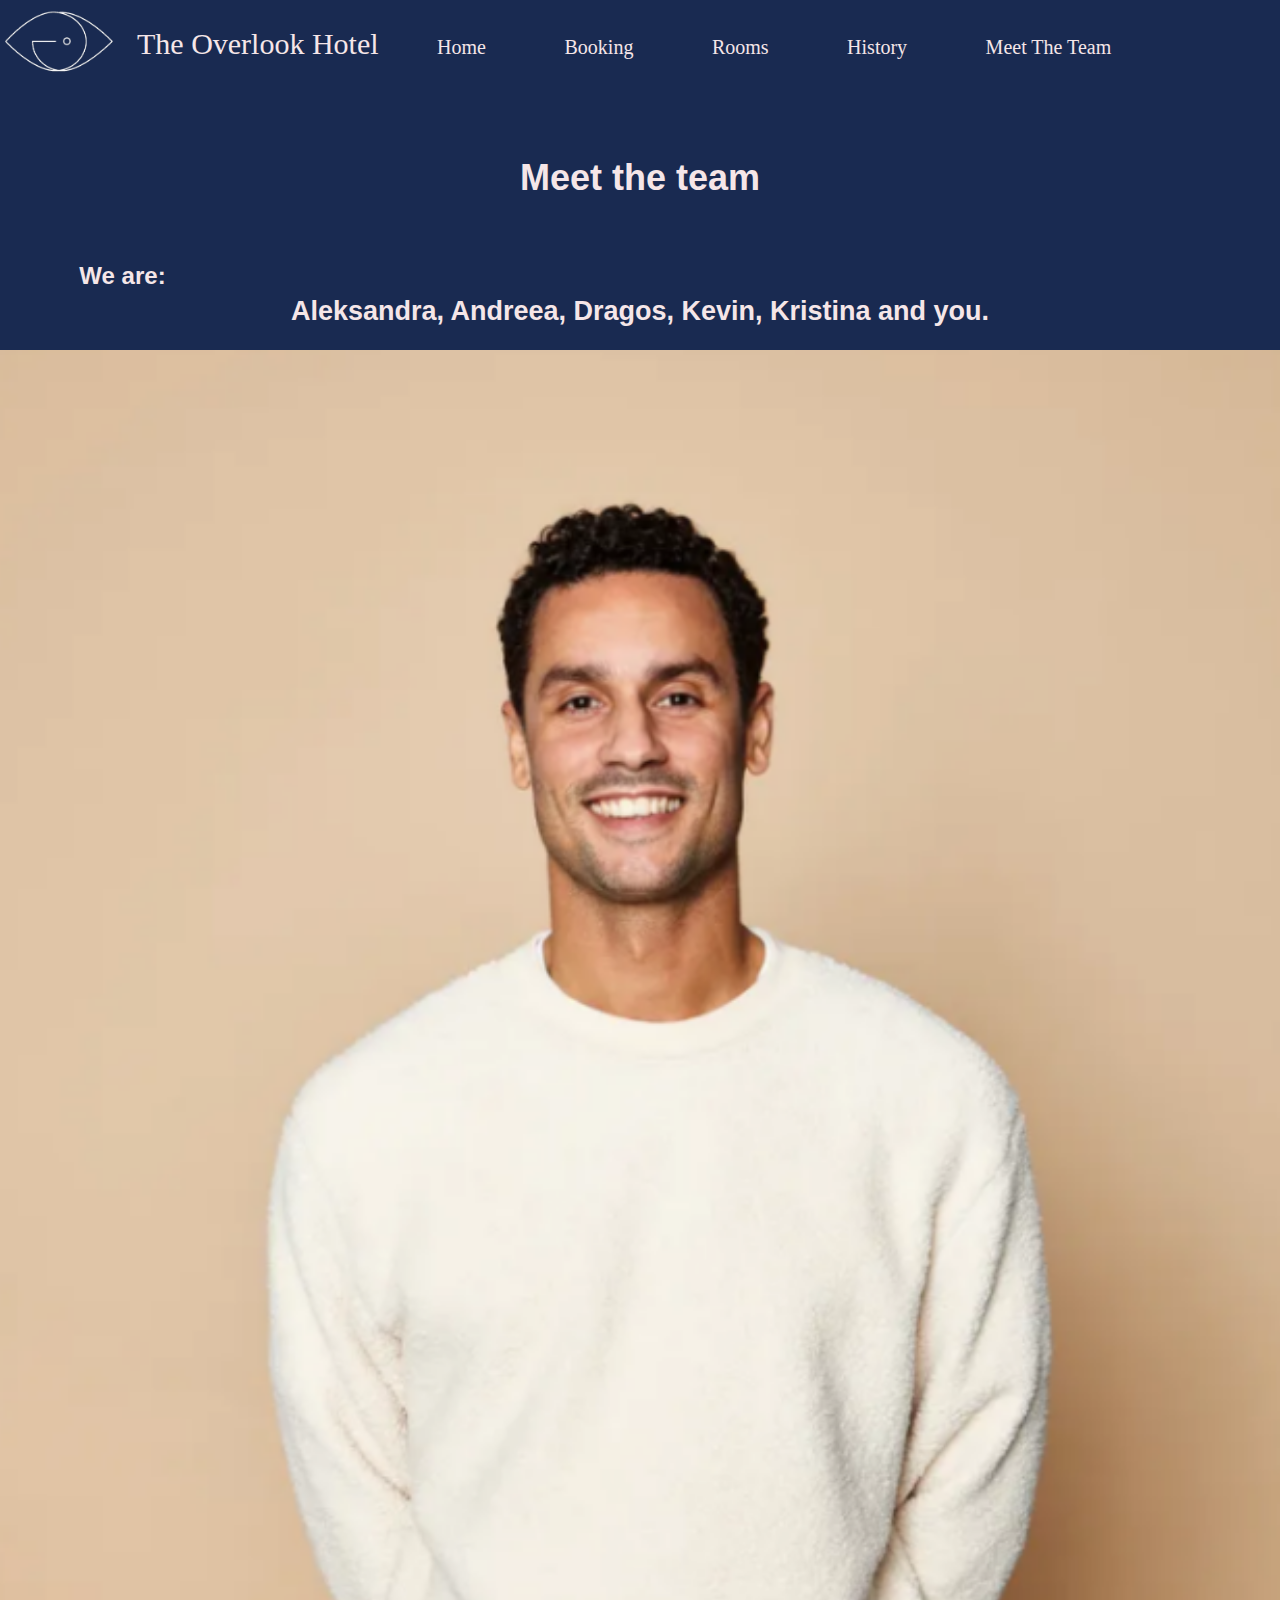
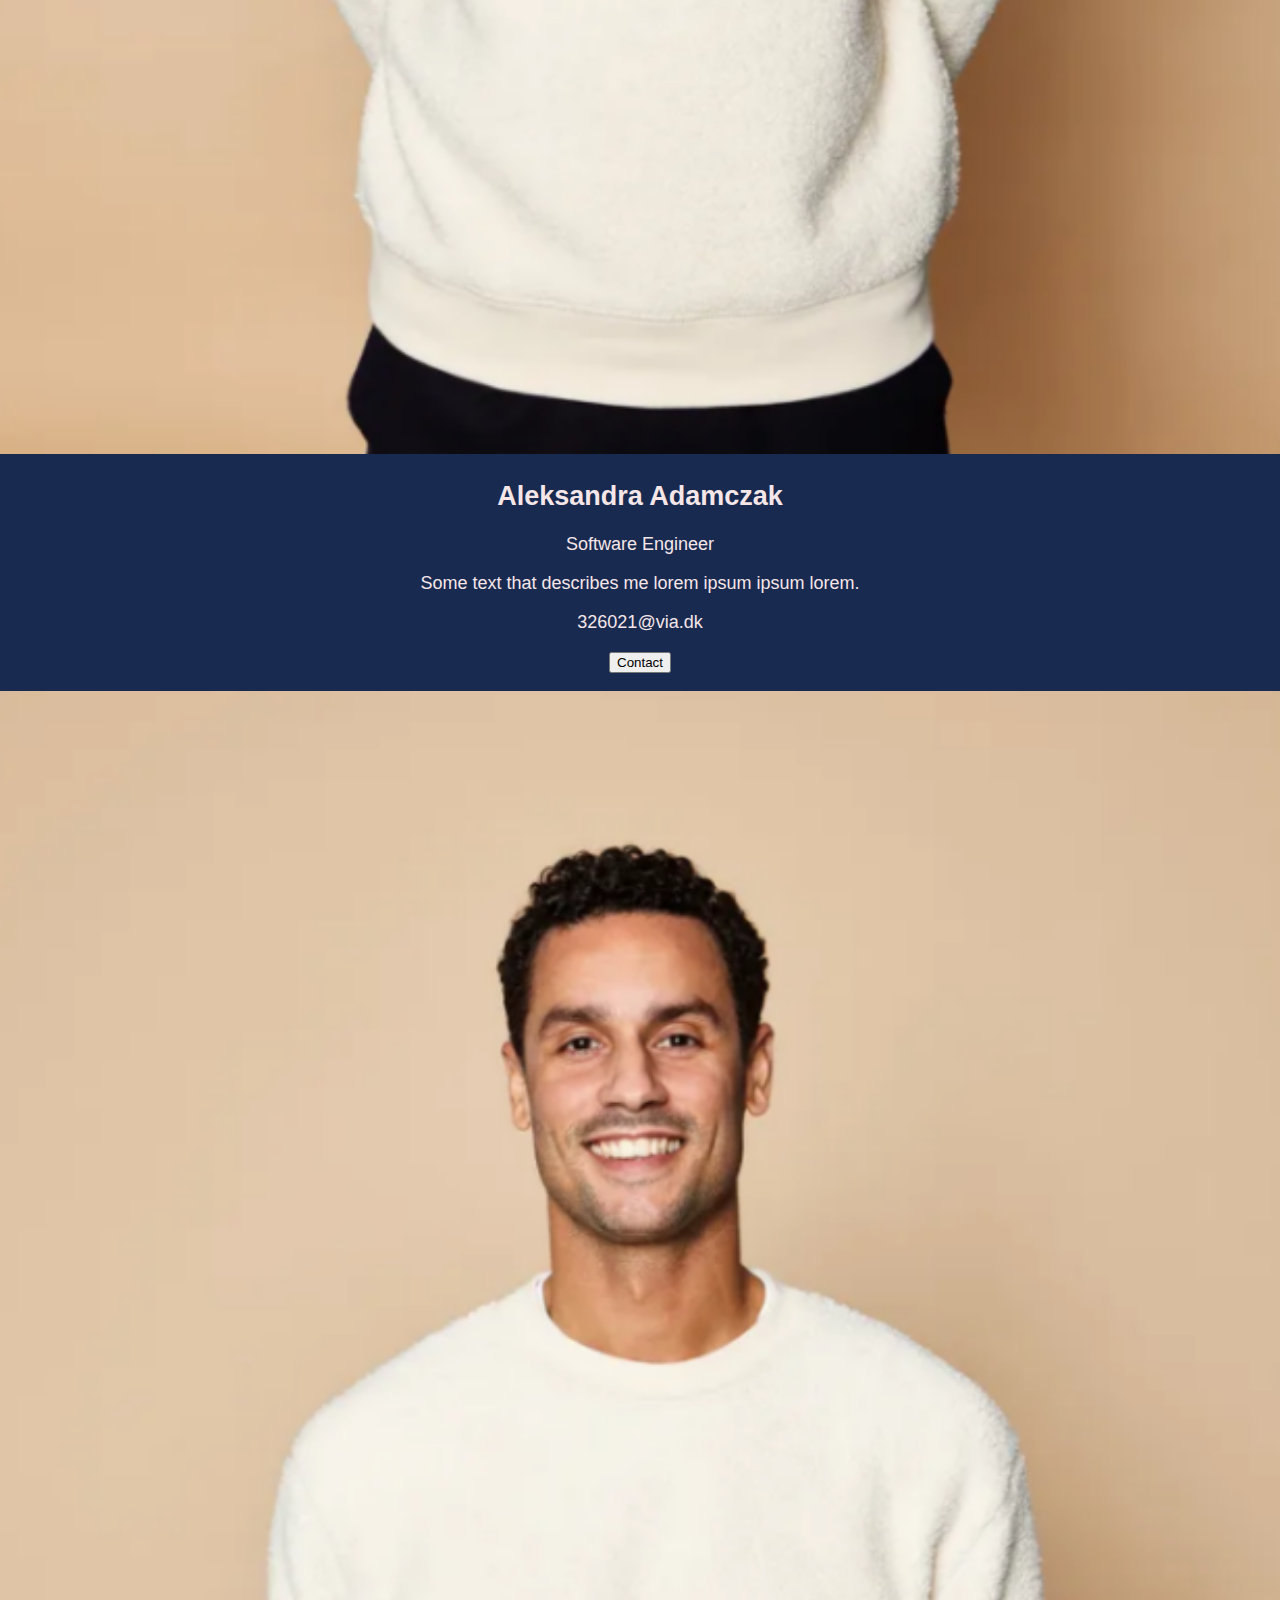
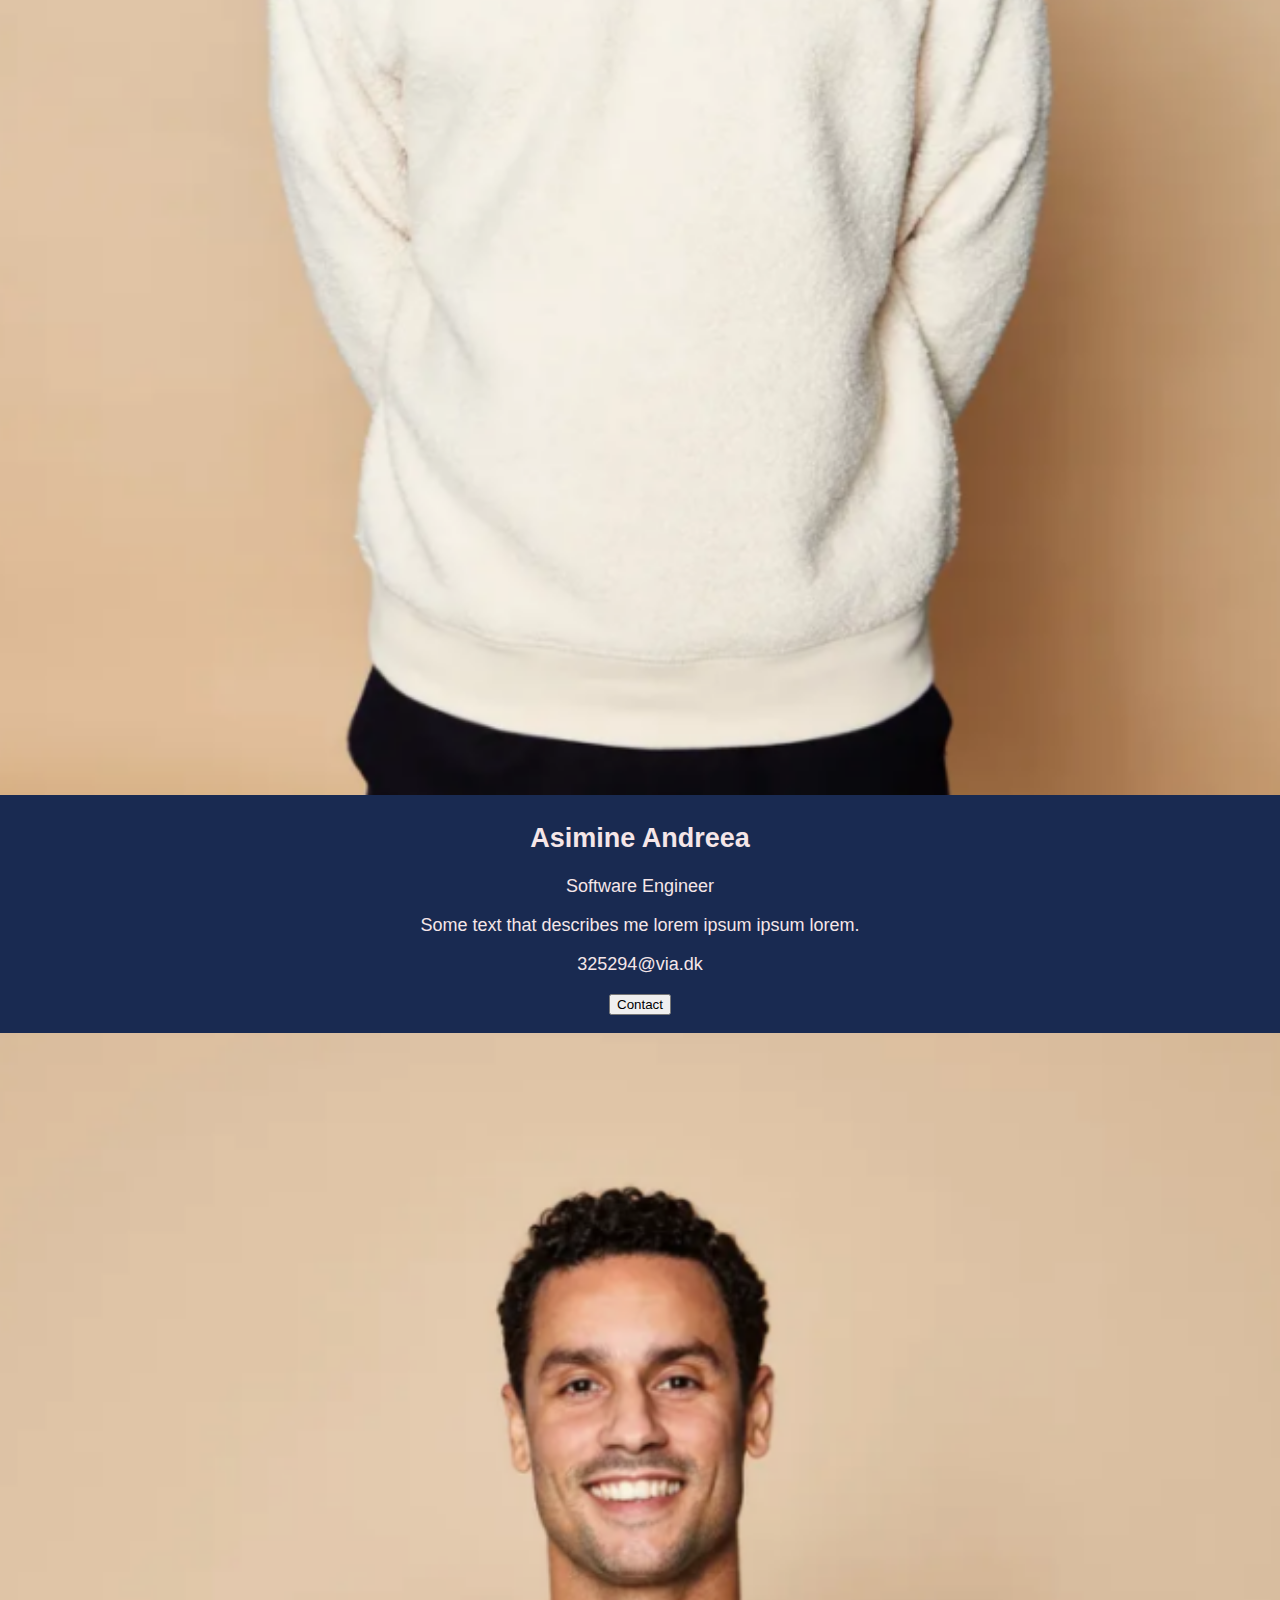
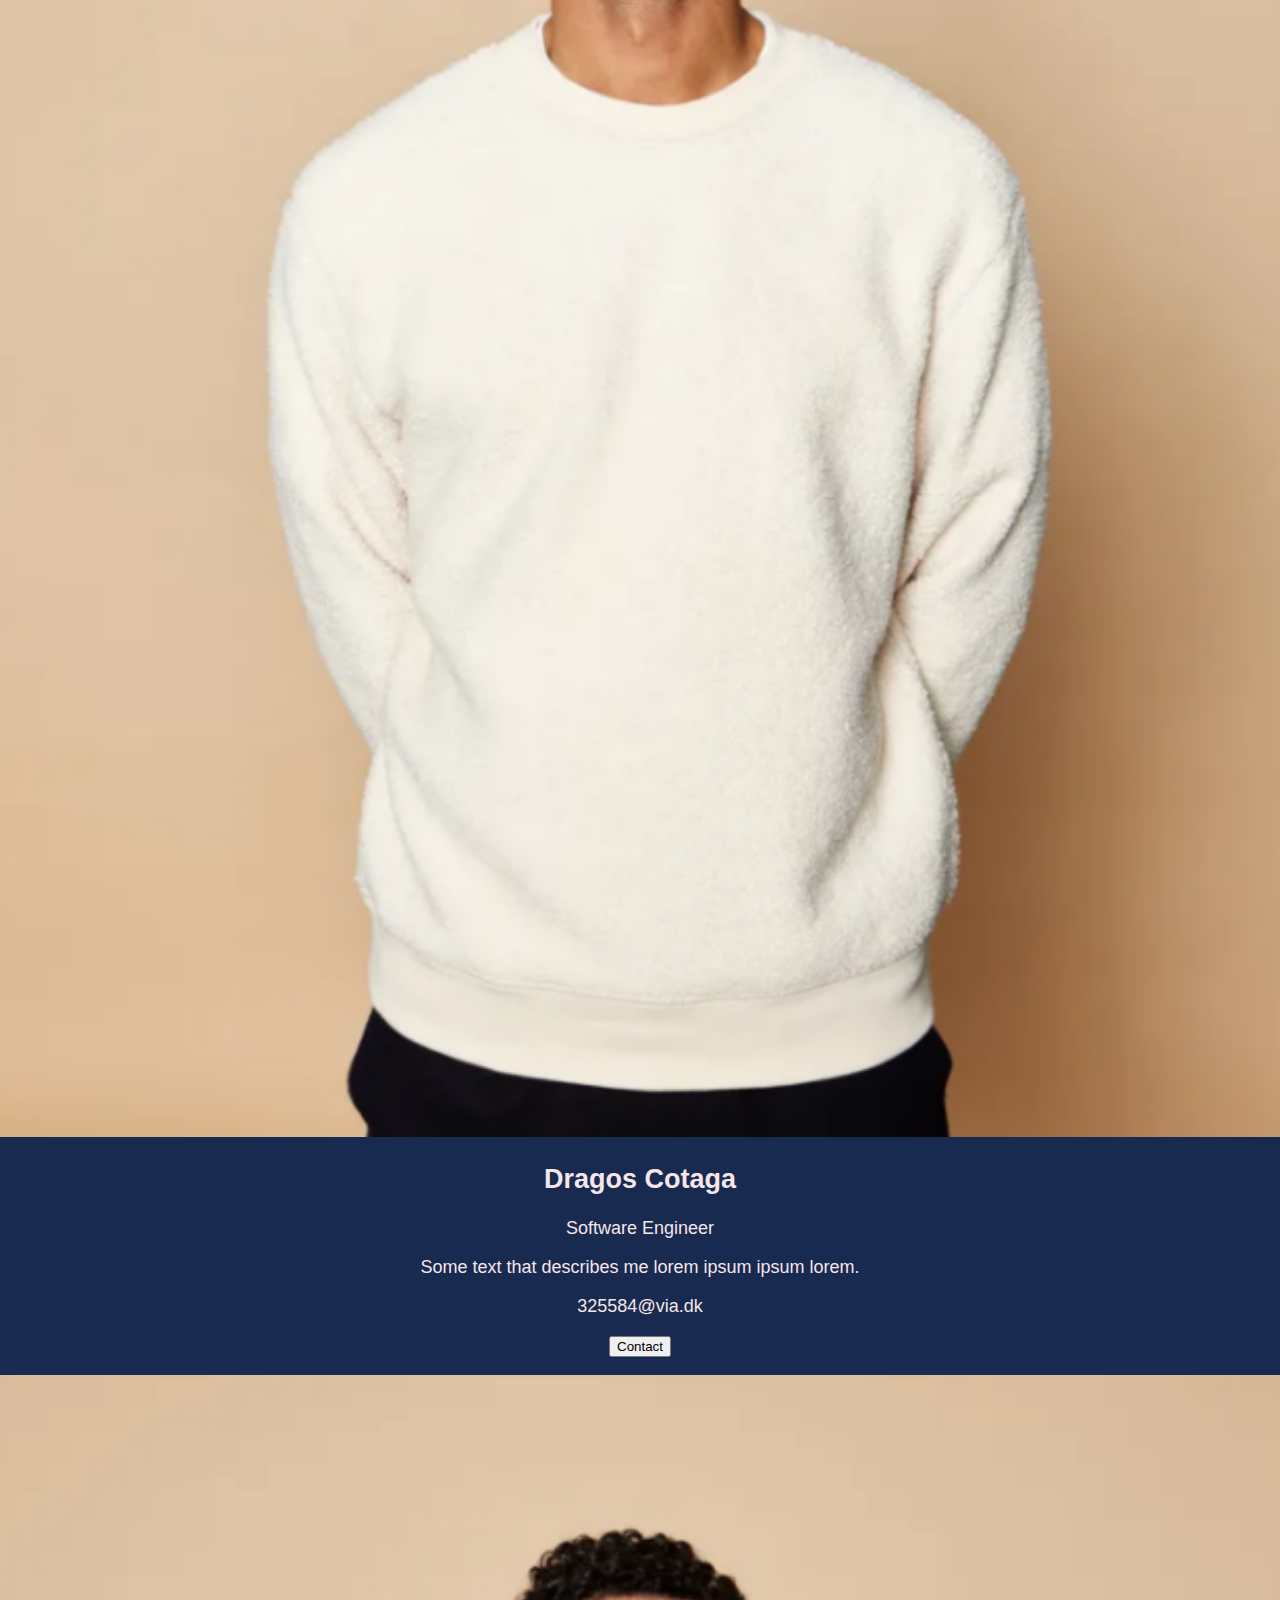
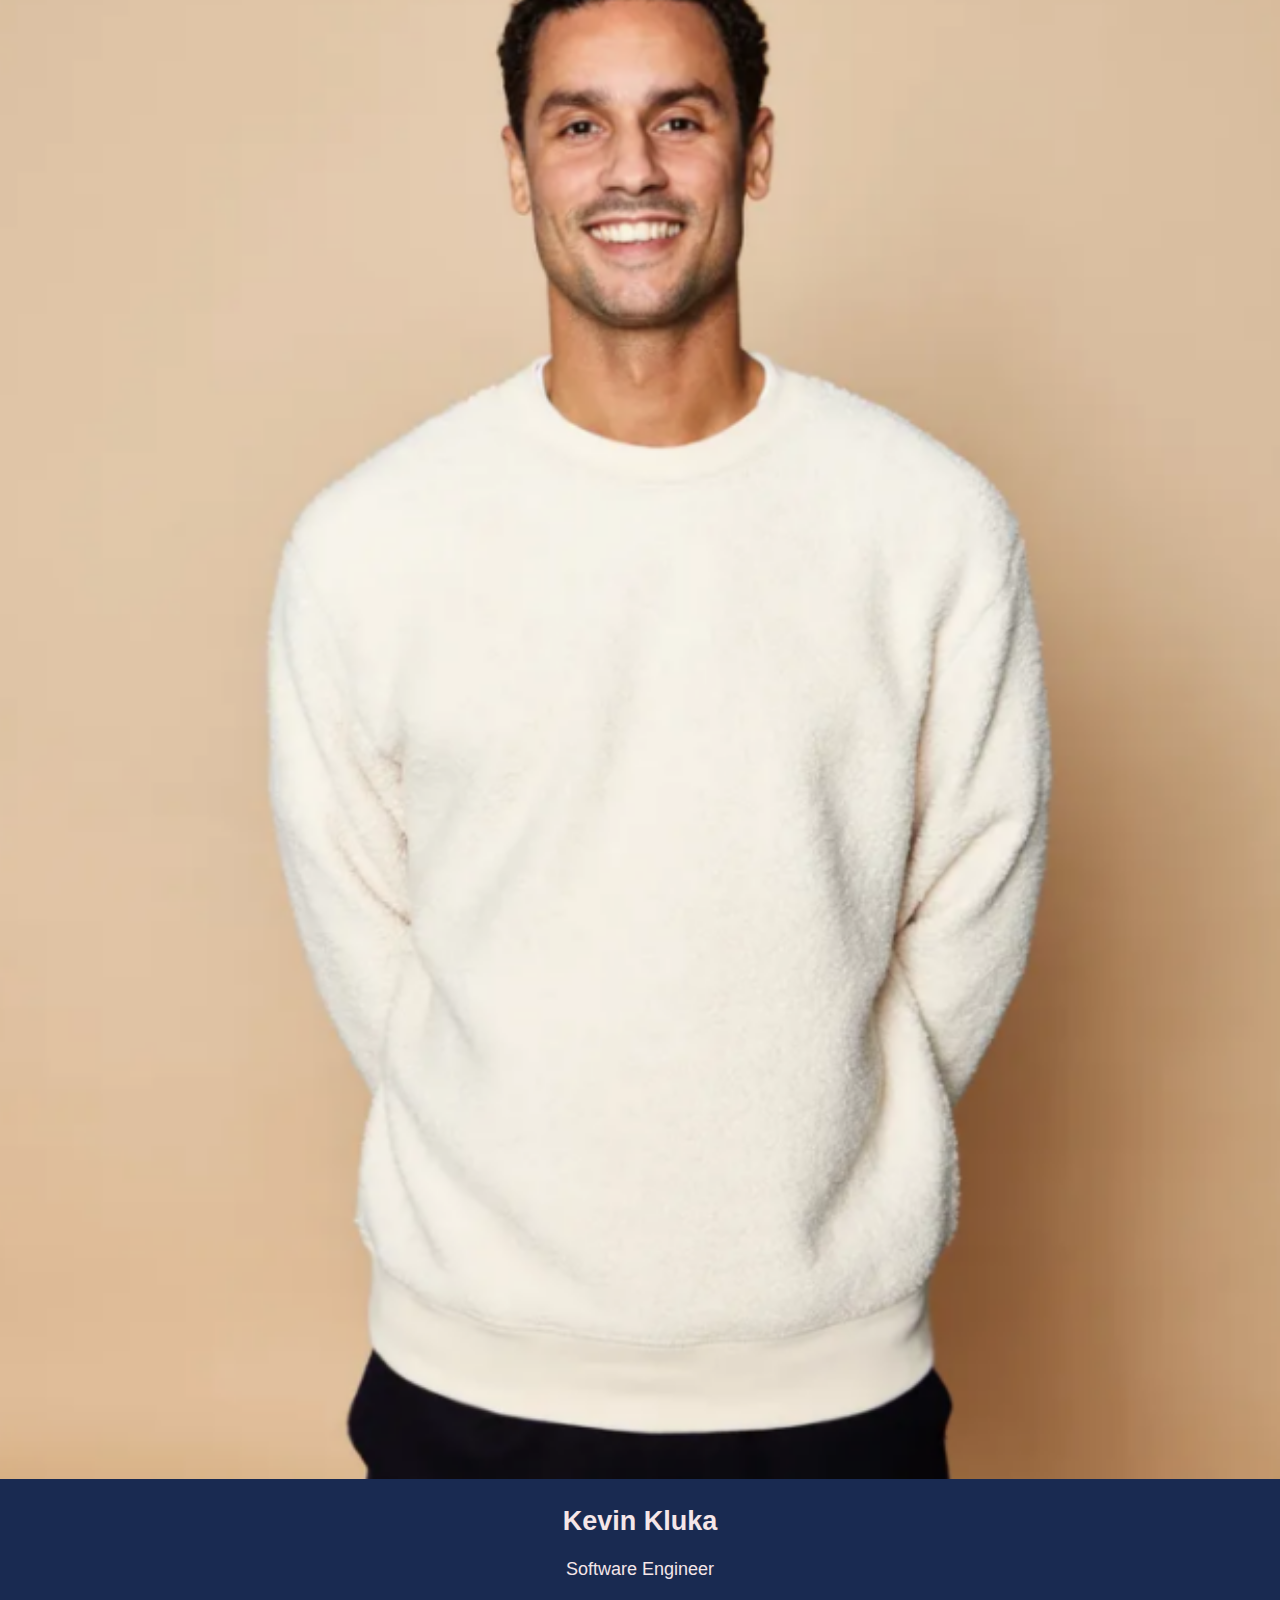
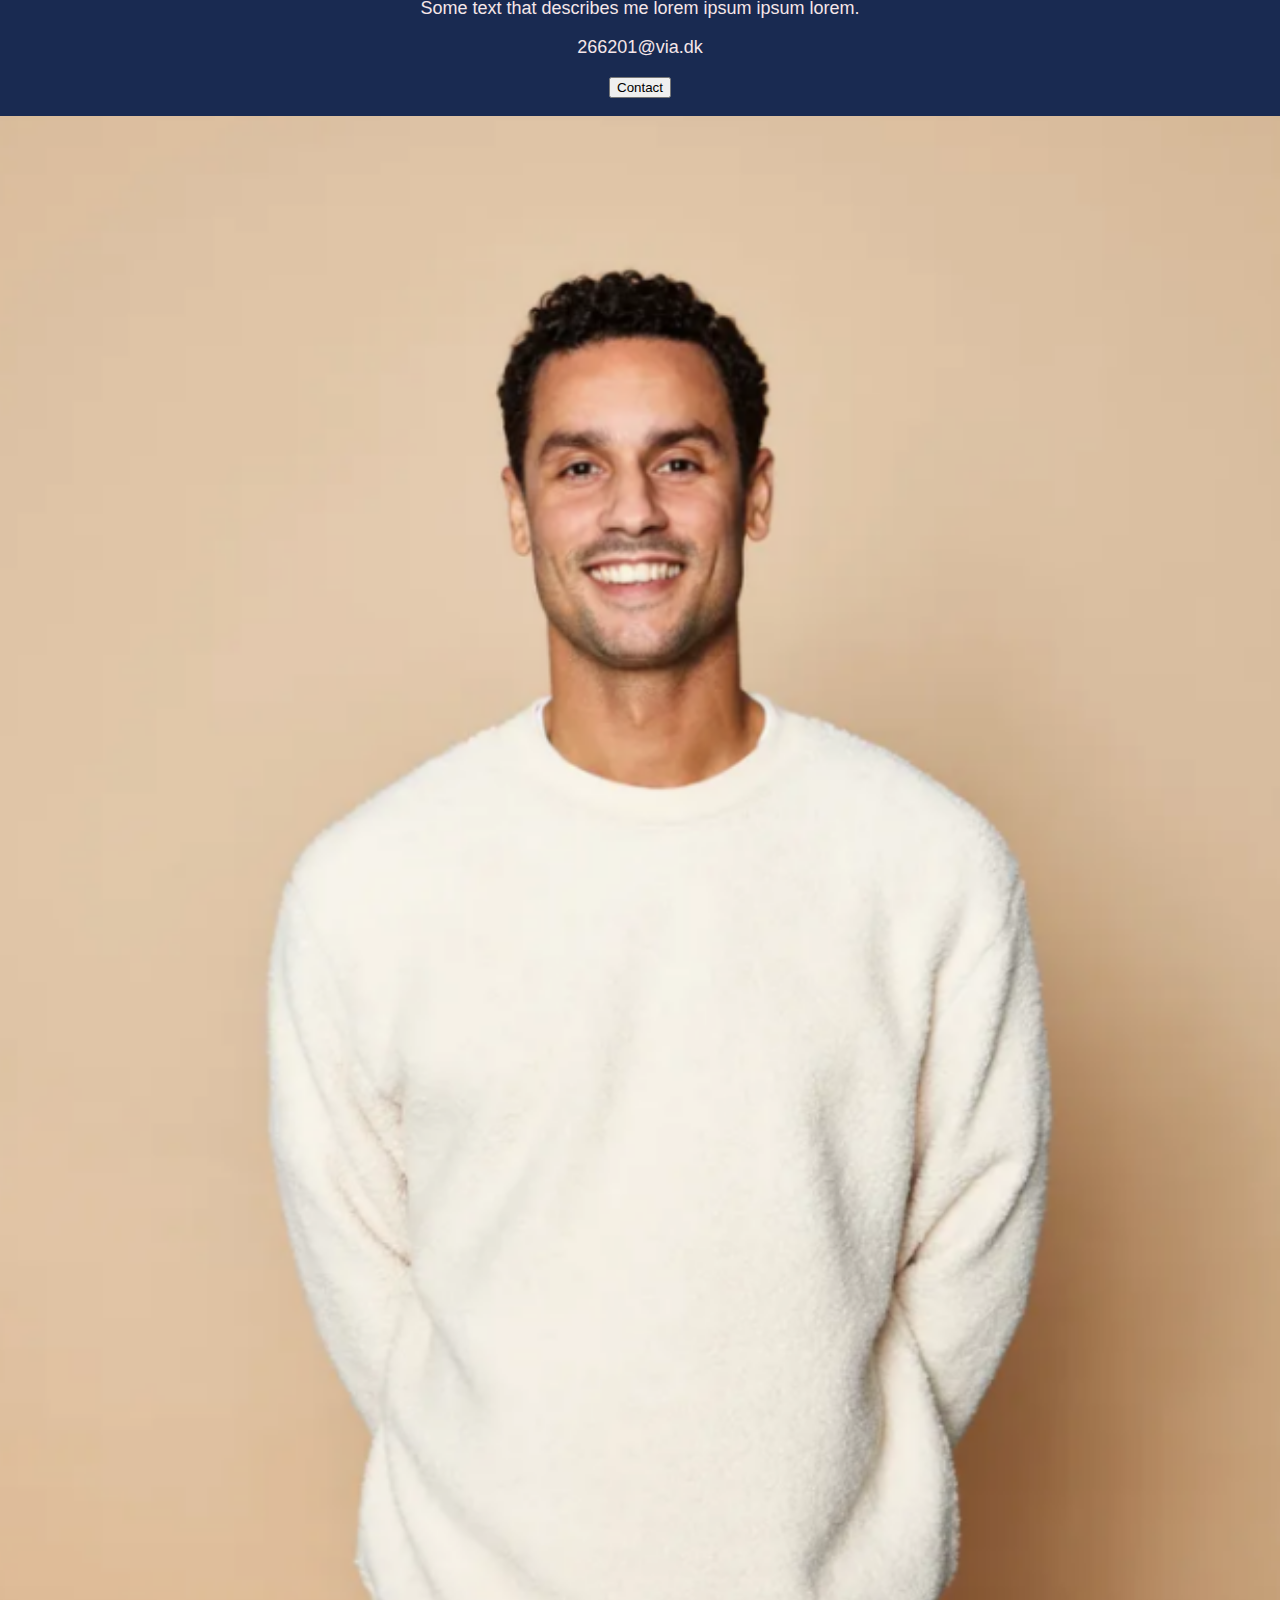
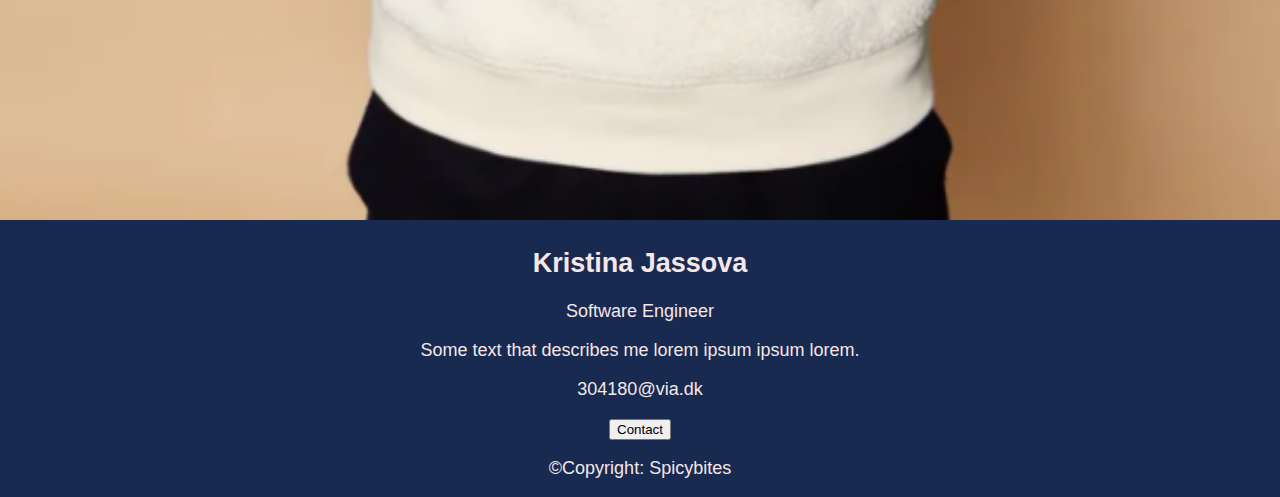
<file: Front-End/aboutus.html>
<!DOCTYPE html>
<html lang="en">
<head>
    <meta charset="UTF-8">
    <meta http-equiv="X-UA-Compatible" content="IE=edge">
    <meta name="viewport" content="width=device-width, initial-scale=1.0">
    <title>Contact us</title>
    <link rel="stylesheet" href="css/styles.css">
</head>
<body>



<!--Navigation bar-->
<nav>
    <a><img class="logo-img" src="images/logo.png" alt="logo"></a>
    <ul>
        <li class="logo-img-text" > The Overlook Hotel</li>
        <li><a href="index.html">Home</a></li>
        <li><a href="bookings.html">Booking</a></li>
        <li><a href="rooms.html">Rooms</a></li>
        <li><a href="history.html">History</a></li>
        <li><a href="aboutus.html">Meet The Team</a></li>

    </ul>
</nav>

<div>
    <h1 class="text-meet-team">Meet the <span class="text-meet-team-word">team</span></h1>

    <h3 class="text-meet-team-second">We are:</h3>

    <h2 class="text-meet-team-third">
        Aleksandra, Andreea,
        Dragos, Kevin,
        Kristina and <span class="text-meet-team-word">you.</span></h2>
</div>
</body>

<div class="row">
    <div class="column">
        <div class="card">
            <img src=images/imagemeetus.png alt="Jane" style="width:100%">
            <div class="container">
                <h2>Aleksandra Adamczak</h2>
                <p class="title">Software Engineer</p>
                <p>Some text that describes me lorem ipsum ipsum lorem.</p>
                <p>326021@via.dk</p>
                <p><button class="button">Contact</button></p>
            </div>
        </div>
    </div>

    <div class="column">
        <div class="card">
            <img src=images/imagemeetus.png alt="Mike" style="width:100%">
            <div class="container">
                <h2>Asimine Andreea</h2>
                <p class="title">Software Engineer</p>
                <p>Some text that describes me lorem ipsum ipsum lorem.</p>
                <p>325294@via.dk</p>
                <p><button class="button">Contact</button></p>
            </div>
        </div>
    </div>

    <div class="column">
        <div class="card">
            <img src=images/imagemeetus.png alt="John" style="width:100%">
            <div class="container">
                <h2>Dragos Cotaga</h2>
                <p class="title">Software Engineer</p>
                <p>Some text that describes me lorem ipsum ipsum lorem.</p>
                <p>325584@via.dk</p>
                <p><button class="button">Contact</button></p>
            </div>
        </div>
    </div>
</div>

<div class="row">
    <div class="column">
        <div class="card">
            <img src=images/imagemeetus.png alt="John" style="width:100%">
            <div class="container">
                <h2>Kevin Kluka</h2>
                <p class="title">Software Engineer</p>
                <p>Some text that describes me lorem ipsum ipsum lorem.</p>
                <p>266201@via.dk</p>
                <p><button class="button">Contact</button></p>
            </div>
        </div>
    </div>
    <div class="column">
        <div class="card">
            <img src=images/imagemeetus.png alt="John" style="width:100%">
            <div class="container">
                <h2>Kristina Jassova</h2>
                <p class="title">Software Engineer</p>
                <p>Some text that describes me lorem ipsum ipsum lorem.</p>
                <p>304180@via.dk</p>
                <p><button class="button">Contact</button></p>
            </div>
        </div>
    </div>
</div>

<!--<div class="second-row-meetus">-->

<!--</div>-->

<div class="footer">
    <p>©Copyright: Spicybites </p>
</div>
</html>
</file>
<file: Front-End/css/styles.css>
h1, h2, h3, p {

    font-family: sans-serif, Cambria, Cochin, Georgia, Times, 'Times New Roman', serif;
    text-align: center;
    color: #F5E6E8;
}

.logo-img {
    width: 120px;
    height: 83.69px;
    left: 26px;
    top: 26px;
    float: left;
    display: inline;
}

body {
    background: #192A51;
    margin: 0;
    padding: 0;
    font-size: 15px;
    font-family: Perpetua;
    font-size: 18px;

}

nav {
    align-items: center;
    text-align: left;
    margin: 0;
}
nav a:hover {
    background-color: #F5E6E8;
    color: #192A51;
}

nav ul {
    margin: 0;
    padding: 0;
}

nav ul li {
    display: inline-block;
    list-style-type: none;
    margin: 17px;
}

nav > ul > li > a {
    font-family: Perpetua;
    font-size: 20px;
    color: #F5E6E8;
    display: block;
    line-height: 2em;
    padding: 0.5em 1em;
    text-decoration: none;
}

.logo-img-text {
    font-family: Perpetua;
    font-style: normal;
    font-weight: 300;
    font-size: 30px;
    line-height: 27px;
    color: #F5E6E8;
}

.text-meet-team {
    line-height: 120px;
}
/* ----------Tina index css-------- */
#news {
    height: 500px;
    width: 450px;
    overflow: auto;
    float: right;
    background-color: #967AA1;
    margin-top: 30px;
    margin-right: 10px;

}

#news p {
    text-align: center;
}

.post {
    background: rgb(150,122,161);
    background: radial-gradient(circle, rgba(150,122,161,1) 0%, rgba(170,161,200,1) 38%, rgba(213,198,224,1) 100%);
    margin: 5px;
    border: 2px solid black;
}
#news img {
    height: 370px;
    width: 420px;
    opacity: 50%;
}
#news h2 {

    font-family: "Comic Sans MS";
    font-size: 30px;
    color: #192A51;
    text-align: center;
    color: white;


}

#news h3 {
    font-family: "Comic Sans MS";
    font-size: 20px;
    text-align: center;
    color: #192A51;

}
#quote {
    position: relative;
    float: left;


    margin-top: 30px;
    margin-left: 130px;

}
#quote img {
    width: 600px;
    height: 400px;

}

#q{
    position: absolute;
    top: 130px;
    left: 100px;
    font-family: "Brush Script MT";
    font-size: 40px;
    visibility: hidden;



}
#quote:hover #q{
    visibility: visible;
}
#quote:hover #hotel {
    opacity: 30%;
}

.text-meet-team-second {
    width: 245px;
    height: 10px;
    right: 100px;
    top: 409px;
    font-size: 24px;
    font-family: sans-serif;
    /*text-align: center;*/


.text-meet-team-third {
    font-size: 96px;
    /*width: 1000px;*/
    height: 400px;
    /*left: 117px;*/
    /*top: 479px;*/
    /*padding: 20px;*/
    text-align: center;
}

.text-meet-team-word {
    color: #967AA1;
}


.footer {
    /*position: fixed;*/
    /*bottom: 0;*/
    /*left: 0;*/
    width: 100%;
    background: linear-gradient(#192A51, #967AA1, #AAA1C8, #D5C6E0, #F5E6E8);
    text-align: left!important;
}

.footer p {
    text-align: left;
    padding: 15px 0 15px 15px;
    margin-block-start: 0;
    margin-block-end: 0;
}

/* Three columns side by side */
.column {
    float: left;
    width: 480px;
    margin-bottom: 16px;
    padding: 0 40px;}


/* Display the columns below each other instead of side by side on small screens */
@media screen and (max-width: 600px) {
    .column {
        width: 100%;
        display: inline-block;
    }
}

/* Add some shadows to create a card effect */
.card {
    box-shadow: 0 4px 8px 0 rgba(0, 0, 0, 0.2);

}

/* Some left and right padding inside the container */
.container {
    padding: 0 16px;
}

/*!* Clear floats *!*/
/*.container::after, .row::after {*/
/*    content: "";*/
/*    clear: both;*/
/*    display: table;*/
/*}*/

.title {
    color: #F5E6E8;
}

.button {
    border: none;
    outline: 0;
    display: inline-block;
    padding: 8px;
    color: white;
    background-color: black;
    text-align: center;
    cursor: pointer;
    width: 100%;
}

.button:hover {
    background-color: #555;
}

.second-row-meetus{
    width: max-content;
    margin: 0 auto;
}

.row{
    width: max-content;
    margin: 0 auto;
    height: 900px;
}
</file>
